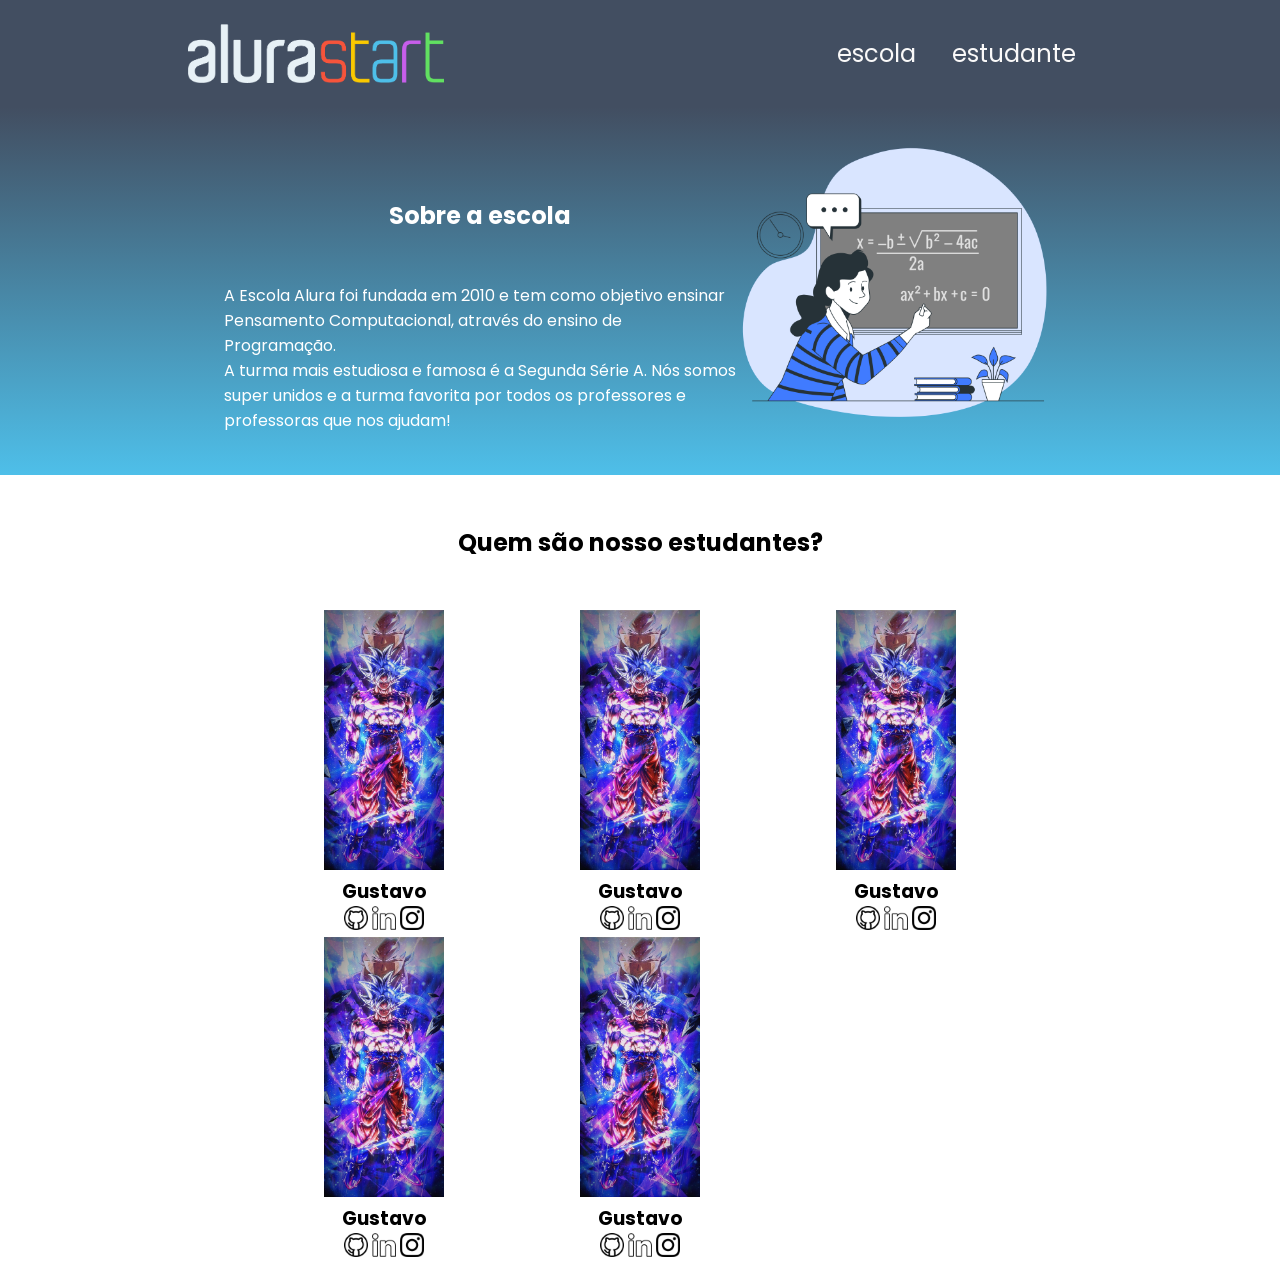
<file: index.html>
<!DOCTYPE html>
<html lang="en">
<head>
    <meta charset="UTF-8">
    <meta name="viewport" content="width=device-width, initial-scale=1.0">
    <title>Document</title>
    <link rel="stylesheet" href="style.css">
    <link rel="preconnect" href="https://fonts.googleapis.com">
    <link rel="preconnect" href="https://fonts.gstatic.com" crossorigin>
    <link href="https://fonts.googleapis.com/css2?family=Poppins:ital,wght@0,100;0,200;0,300;0,400;0,500;0,600;0,700;0,800;0,900;1,100;1,200;1,300;1,400;1,500;1,600;1,700;1,800;1,900&display=swap" rel="stylesheet">
        </head>
        <body>
     <header class=cabecalho>
     <img class="cabecalho-imagem" src="alurastart logo.png" alt="logo da alura start">
        <ul class="cabecalho-lista">
         <li class="cabecalho-lista-item">escola</li>
         <li class="cabecalho-lista-item">estudante</li>
      </ul>
        </header>
     <section class="escola">
        <div class="escola-div-conteudo">
            <h2 class="escola-titulo">Sobre a escola</h2> 
            <p class="escola-texto-um">A Escola Alura foi fundada em 2010 e tem como objetivo ensinar Pensamento Computacional, através do ensino de  Programação.</p>
            <p class="escola-texto-dois">A turma mais estudiosa e famosa é a Segunda Série A. Nós somos super unidos e a turma favorita por todos os professores e professoras que nos ajudam!</p>
           
        </div>
        <img class="escola-imagem" src="Formula-bro.png" alt="Professora no quadro.">
     </section>
        
     <section class="estudante">
        <h2 class="escola-titulo">Quem são nosso estudantes?</h2>
        <div class="estudante-todos">
            
    <span></span>
        <div class="estudante-div">
            <img class="estudante-imagem" src="decdded8ee2234451b0a9f3849d33615.jpg" alt="imagem do goku">
            <h3 class="estudante-nome">Gustavo</h3>
            <a href="https://github.com/costinha08/site-turma-criativa"><img class="estudante-icone" src="github_1051377.png" alt="icone github"></a>
            <img class="estudante-icone" src="linkedin_220343.png" alt="icone linkedin">
            <img class="estudante-icone" src="instagram_1384031.png" alt="icone instagram">
        </div>
        <div class="estudante-div">
            <img class="estudante-imagem" src="decdded8ee2234451b0a9f3849d33615.jpg" alt="imagem do goku">
            <h3 class="estudante-nome">Gustavo</h3>
            <img class="estudante-icone" src="github_1051377.png" alt="icone github">
            <img class="estudante-icone" src="linkedin_220343.png" alt="icone linkedin">
            <img class="estudante-icone" src="instagram_1384031.png" alt="icone instagram">
        </div>
        <div class="estudante-div">
            <img class="estudante-imagem" src="decdded8ee2234451b0a9f3849d33615.jpg" alt="imagem do goku">
            <h3 class="estudante-nome">Gustavo</h3>
            <img class="estudante-icone" src="github_1051377.png" alt="icone github">
            <img class="estudante-icone" src="linkedin_220343.png" alt="icone linkedin">
            <img class="estudante-icone" src="instagram_1384031.png" alt="icone instagram">
        </div> 
        <samp></samp> 
        <samp></samp>
        <div class="estudante-div">
            <img class="estudante-imagem" src="decdded8ee2234451b0a9f3849d33615.jpg" alt="imagem do goku">
            <h3 class="estudante-nome">Gustavo</h3>
            <img class="estudante-icone" src="github_1051377.png" alt="icone github">
            <img class="estudante-icone" src="linkedin_220343.png" alt="icone linkedin">
            <img class="estudante-icone" src="instagram_1384031.png" alt="icone instagram">
        </div>  <div class="estudante-div">
            <img class="estudante-imagem" src="decdded8ee2234451b0a9f3849d33615.jpg" alt="imagem do goku">
            <h3 class="estudante-nome">Gustavo</h3>
            <img class="estudante-icone" src="github_1051377.png" alt="icone github">
            <img class="estudante-icone" src="linkedin_220343.png" alt="icone linkedin">
            <img class="estudante-icone" src="instagram_1384031.png" alt="icone instagram">
        </div>
    </div>
     
    </section>
   
 </body>   

 </html>
</file>
<file: style.css>
*{
    margin: 0; 
    padding: 0;
    font-family: "poppins";
}



.cabecalho {
    background-color: #424e61;
    color: rgb(250, 249, 249);
    display: flex;
    justify-content: space-around;
    align-items: center;
    padding: 24px 0;
}



.cabecalho-imagem{
   width: 20%;
}

.cabecalho-lista-item{
    display: inline-block;
    margin: 0 16px;
    font-size: 24px;
}

 .escola-imagem{
    width: 25%;
 }

 .escola{
    background-image: linear-gradient(#424e61,#4ebfe9);
    color: white;
    display: flex;
    justify-content: center;
    align-items: center;
    padding: 24px 0;
}
 
.escola-div-conteudo{
    width: 40%;
}
.escola-titulo{
    padding: 24px 0;
} 
.estudante-imagem{
    width: 120px;
} 

.estudante-icone{
    width: 24px;
}

.estudante-div{
    text-align: center;
}

.escola-titulo{
    text-align: center;
    padding: 50px 0;
}
.estudante-todos{
    display: grid;
    grid-template-columns: 20% 20% 20% 20% 20%;
}
 .rodape{
    background-color: black;
    text-align: center;
}
.rodape-imagem{
    height: 60px;
    padding: 12px 0;
    
}
</file>
